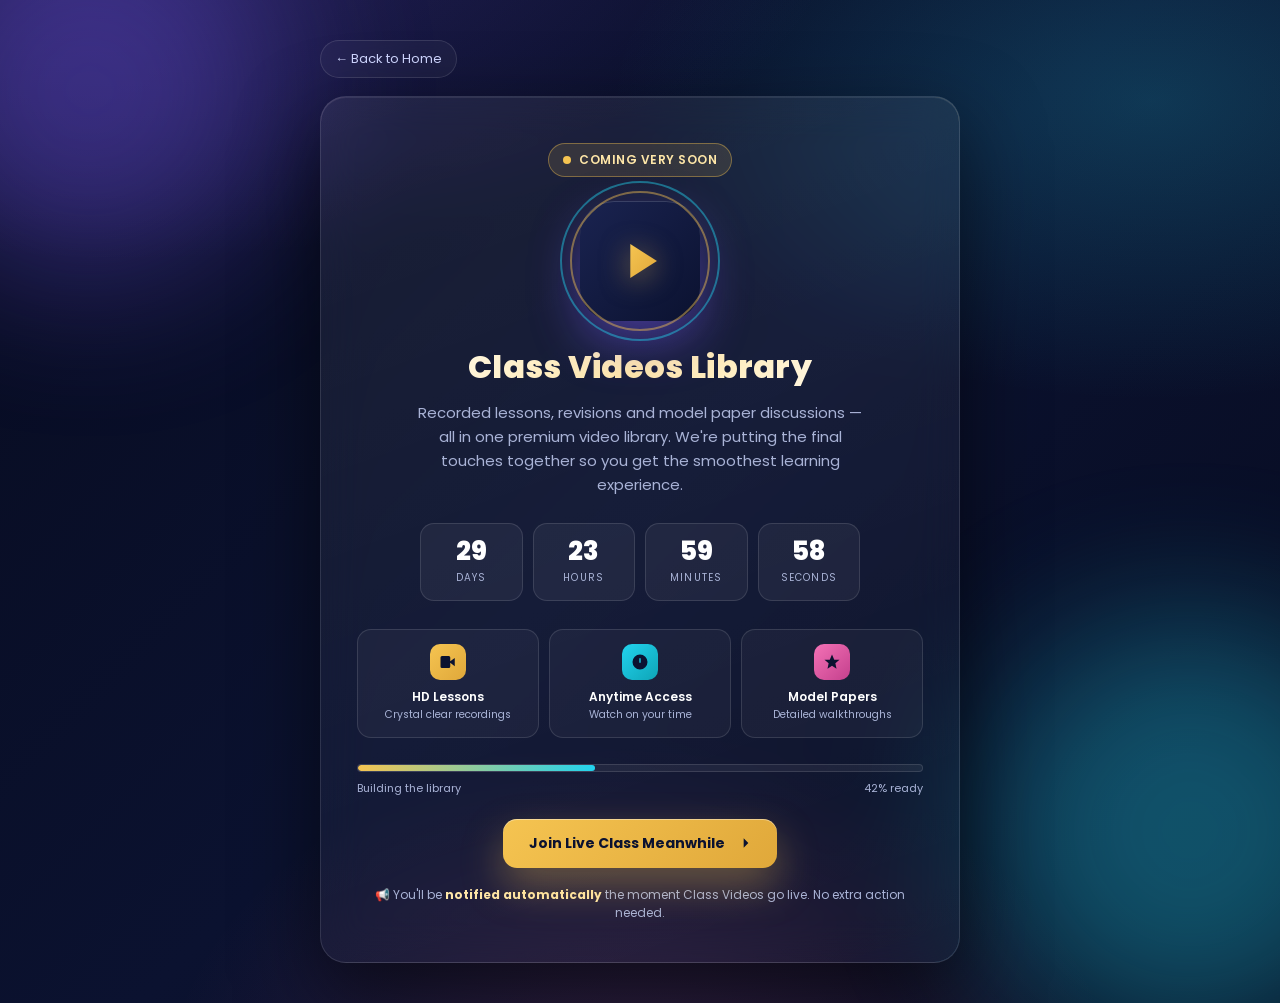
<file: pages/class-videos.html>
<!DOCTYPE html>
<html lang="en">
<head>
  <meta charset="UTF-8" />
  <meta name="viewport" content="width=device-width, initial-scale=1.0"/>
  <title>Class Videos — Coming Soon | Chathuranga Classes</title>
  <link rel="stylesheet" href="../css/loader.css">
  <script>window.PL_CONFIG={title:"Loading Class Videos",subtitle:"Preparing the library…",brand:"Chathuranga Classes",min:800};</script>
  <link href="https://fonts.googleapis.com/css2?family=Poppins:wght@300;400;500;600;700;800&display=swap" rel="stylesheet">
  <style>
    :root{
      --navy-900:#070b1f; --navy-800:#0b1230;
      --gold:#f5c451; --gold-2:#e0a83a; --cyan:#22d3ee; --pink:#f472b6; --purple:#7c5cff;
      --white:#fff; --muted:#a9b3d6;
      --glass:rgba(255,255,255,0.06);
      --glass-bd:rgba(255,255,255,0.12);
      --gold-grad:linear-gradient(135deg,#f5c451,#e0a83a);
    }
    *{box-sizing:border-box}
    html,body{margin:0;padding:0;min-height:100%;}
    body{
      font-family:'Poppins',sans-serif; color:#fff;
      background:
        radial-gradient(1200px 600px at 10% -10%, rgba(124,92,255,.28), transparent 60%),
        radial-gradient(900px 500px at 90% 10%, rgba(34,211,238,.20), transparent 60%),
        radial-gradient(800px 600px at 50% 110%, rgba(244,114,182,.18), transparent 60%),
        linear-gradient(135deg,#070b1f 0%, #0b1230 50%, #070b1f 100%);
      min-height:100vh; display:flex; align-items:center; justify-content:center;
      padding:40px 20px; overflow-x:hidden; position:relative;
    }
    body::before, body::after{content:""; position:fixed; border-radius:50%; filter:blur(80px); opacity:.35; z-index:0; pointer-events:none;}
    body::before{width:380px;height:380px;background:#7c5cff;top:-100px;left:-100px;animation:float1 14s ease-in-out infinite;}
    body::after{width:420px;height:420px;background:#22d3ee;bottom:-140px;right:-120px;animation:float2 18s ease-in-out infinite;}
    @keyframes float1{0%,100%{transform:translate(0,0)}50%{transform:translate(60px,40px)}}
    @keyframes float2{0%,100%{transform:translate(0,0)}50%{transform:translate(-50px,-30px)}}

    .wrap{position:relative; z-index:2; width:100%; max-width:640px;}

    .top-back{
      display:inline-flex; align-items:center; gap:8px;
      color:#cfd6ff; text-decoration:none; font-size:13px;
      padding:8px 14px; border:1px solid var(--glass-bd);
      border-radius:999px; background:rgba(255,255,255,.04);
      backdrop-filter:blur(10px); margin-bottom:18px; transition:.25s;
    }
    .top-back:hover{background:rgba(255,255,255,.08); transform:translateX(-3px)}

    .card{
      position:relative;
      background:linear-gradient(160deg, rgba(255,255,255,.07), rgba(255,255,255,.02));
      border:1px solid var(--glass-bd);
      border-radius:26px; padding:46px 36px 40px;
      backdrop-filter:blur(22px); -webkit-backdrop-filter:blur(22px);
      box-shadow:0 30px 80px rgba(0,0,0,.55), inset 0 1px 0 rgba(255,255,255,.08);
      overflow:hidden; text-align:center;
    }
    .card::before{
      content:""; position:absolute; inset:-1px; border-radius:26px; padding:1px;
      background:conic-gradient(from 0deg, transparent, rgba(245,196,81,.55), transparent 30%, rgba(34,211,238,.45), transparent 60%, rgba(244,114,182,.45), transparent);
      -webkit-mask:linear-gradient(#000 0 0) content-box, linear-gradient(#000 0 0);
      -webkit-mask-composite:xor; mask-composite:exclude;
      animation:spin 10s linear infinite; opacity:.65; pointer-events:none;
    }
    @keyframes spin{to{transform:rotate(360deg)}}

    .badge{
      display:inline-flex; align-items:center; gap:8px;
      padding:7px 14px; border-radius:999px;
      background:rgba(245,196,81,.12); border:1px solid rgba(245,196,81,.4);
      color:#ffe7a8; font-size:12px; font-weight:600; letter-spacing:.5px; text-transform:uppercase;
      margin-bottom:24px;
    }
    .dot{width:8px;height:8px;border-radius:50%;background:var(--gold);box-shadow:0 0 0 0 rgba(245,196,81,.7);animation:pulse 1.6s infinite;}
    @keyframes pulse{0%{box-shadow:0 0 0 0 rgba(245,196,81,.7)}70%{box-shadow:0 0 0 14px rgba(245,196,81,0)}100%{box-shadow:0 0 0 0 rgba(245,196,81,0)}}

    .reel{
      position:relative; width:120px; height:120px; margin:0 auto 22px;
      border-radius:34px;
      background:linear-gradient(135deg,#1a2350,#0b1230);
      display:flex; align-items:center; justify-content:center;
      box-shadow:0 20px 50px rgba(124,92,255,.45), inset 0 1px 0 rgba(255,255,255,.15);
    }
    .reel::before, .reel::after{
      content:""; position:absolute; border-radius:50%; border:2px solid rgba(245,196,81,.45);
      animation:ring 2.4s ease-out infinite;
    }
    .reel::before{inset:-10px;}
    .reel::after{inset:-20px; animation-delay:.8s; border-color:rgba(34,211,238,.45);}
    @keyframes ring{0%{transform:scale(.85);opacity:.9}100%{transform:scale(1.25);opacity:0}}
    .reel svg{width:58px;height:58px;fill:url(#g1);filter:drop-shadow(0 4px 14px rgba(245,196,81,.5));}

    h1{
      font-size:32px; font-weight:800; margin:6px 0 10px; letter-spacing:.3px;
      background:linear-gradient(135deg,#fff 0%, #ffe7a8 50%, #fff 100%);
      -webkit-background-clip:text; background-clip:text; color:transparent;
    }
    .sub{color:var(--muted); font-size:15px; line-height:1.6; margin:0 auto 26px; max-width:460px;}

    .countdown{
      display:grid; grid-template-columns:repeat(4,1fr); gap:10px; margin:0 auto 28px; max-width:440px;
    }
    .cdx{
      background:rgba(255,255,255,.05); border:1px solid var(--glass-bd);
      border-radius:14px; padding:14px 6px; position:relative; overflow:hidden;
    }
    .cdx .n{font-size:26px;font-weight:800;color:#fff;display:block;line-height:1;font-variant-numeric:tabular-nums;}
    .cdx .l{font-size:10px;color:var(--muted);letter-spacing:1.2px;text-transform:uppercase;margin-top:6px;display:block;}

    .features{display:grid; grid-template-columns:repeat(3,1fr); gap:10px; margin:0 0 26px;}
    .feat{
      background:rgba(255,255,255,.04); border:1px solid var(--glass-bd);
      border-radius:14px; padding:14px 10px; text-align:center;
    }
    .feat .ic{
      width:36px;height:36px;border-radius:10px;margin:0 auto 8px;
      display:flex;align-items:center;justify-content:center;
    }
    .feat:nth-child(1) .ic{background:linear-gradient(135deg,#f5c451,#e0a83a);}
    .feat:nth-child(2) .ic{background:linear-gradient(135deg,#22d3ee,#0ea5b7);}
    .feat:nth-child(3) .ic{background:linear-gradient(135deg,#f472b6,#c4408d);}
    .feat svg{width:18px;height:18px;fill:#0b1230}
    .feat .t{font-size:12px;font-weight:600;color:#fff;}
    .feat .d{font-size:10.5px;color:var(--muted);margin-top:2px;line-height:1.4}

    .progress{
      width:100%; height:8px; background:rgba(255,255,255,.06);
      border:1px solid var(--glass-bd); border-radius:999px; overflow:hidden; margin-bottom:8px;
    }
    .progress > i{
      display:block; height:100%; width:42%;
      background:linear-gradient(90deg,#f5c451,#22d3ee,#f472b6);
      background-size:200% 100%; animation:shine 3s linear infinite;
      border-radius:999px;
    }
    @keyframes shine{0%{background-position:0% 0}100%{background-position:200% 0}}
    .pmeta{display:flex;justify-content:space-between;font-size:11px;color:var(--muted);margin-bottom:22px}

    .cta{
      display:inline-flex; align-items:center; gap:10px;
      padding:14px 26px; border-radius:14px; font-weight:700; font-size:14px;
      text-decoration:none; color:#0b1230;
      background:var(--gold-grad);
      box-shadow:0 18px 40px rgba(245,196,81,.35), inset 0 1px 0 rgba(255,255,255,.4);
      position:relative; overflow:hidden; transition:.25s;
    }
    .cta::after{
      content:""; position:absolute; inset:0; transform:translateX(-100%);
      background:linear-gradient(90deg,transparent,rgba(255,255,255,.45),transparent);
      animation:swipe 2.6s linear infinite;
    }
    @keyframes swipe{to{transform:translateX(100%)}}
    .cta:hover{transform:translateY(-2px); box-shadow:0 24px 50px rgba(245,196,81,.5)}
    .cta svg{width:16px;height:16px;fill:#0b1230;position:relative;z-index:1}

    .note{margin-top:18px;font-size:12px;color:var(--muted)}
    .note b{color:#ffe7a8}

    @media(max-width:480px){
      .card{padding:36px 22px 30px}
      h1{font-size:26px}
      .features{grid-template-columns:1fr 1fr 1fr; gap:8px}
      .feat .d{display:none}
      .countdown{gap:6px}
      .cdx .n{font-size:22px}
    }
  </style>
</head>
<body>
  <svg width="0" height="0" style="position:absolute">
    <defs>
      <linearGradient id="g1" x1="0" x2="1" y1="0" y2="1">
        <stop offset="0%" stop-color="#f5c451"/>
        <stop offset="100%" stop-color="#e0a83a"/>
      </linearGradient>
    </defs>
  </svg>

  <div class="wrap">
    <a href="../index.html" class="top-back">← Back to Home</a>

    <div class="card">
      <span class="badge"><span class="dot"></span> Coming Very Soon</span>

      <div class="reel" aria-hidden="true">
        <svg viewBox="0 0 24 24"><path d="M8 5v14l11-7z"/></svg>
      </div>

      <h1>Class Videos Library</h1>
      <p class="sub">Recorded lessons, revisions and model paper discussions — all in one premium video library. We're putting the final touches together so you get the smoothest learning experience.</p>

      <div class="countdown" id="cdwn">
        <div class="cdx"><span class="n" id="cd-d">00</span><span class="l">Days</span></div>
        <div class="cdx"><span class="n" id="cd-h">00</span><span class="l">Hours</span></div>
        <div class="cdx"><span class="n" id="cd-m">00</span><span class="l">Minutes</span></div>
        <div class="cdx"><span class="n" id="cd-s">00</span><span class="l">Seconds</span></div>
      </div>

      <div class="features">
        <div class="feat">
          <div class="ic"><svg viewBox="0 0 24 24"><path d="M21 6.5l-6 4.5V6a2 2 0 0 0-2-2H4a2 2 0 0 0-2 2v12a2 2 0 0 0 2 2h9a2 2 0 0 0 2-2v-5l6 4.5v-11z"/></svg></div>
          <div class="t">HD Lessons</div>
          <div class="d">Crystal clear recordings</div>
        </div>
        <div class="feat">
          <div class="ic"><svg viewBox="0 0 24 24"><path d="M12 2a10 10 0 1 0 10 10A10 10 0 0 0 12 2zm1 11h-2V7h2z"/></svg></div>
          <div class="t">Anytime Access</div>
          <div class="d">Watch on your time</div>
        </div>
        <div class="feat">
          <div class="ic"><svg viewBox="0 0 24 24"><path d="M12 2l3 7h7l-5.5 4.5L18 21l-6-4-6 4 1.5-7.5L2 9h7z"/></svg></div>
          <div class="t">Model Papers</div>
          <div class="d">Detailed walkthroughs</div>
        </div>
      </div>

      <div class="progress"><i></i></div>
      <div class="pmeta"><span>Building the library</span><span>42% ready</span></div>

      <a class="cta" href="zoom.html">
        Join Live Class Meanwhile
        <svg viewBox="0 0 24 24"><path d="M5 12h14M13 5l7 7-7 7"/></svg>
      </a>

      <div class="note">📢 You'll be <b>notified automatically</b> the moment Class Videos go live. No extra action needed.</div>
    </div>
  </div>

  <script>
    // Countdown to a target — set 30 days ahead, persisted in localStorage so it's stable
    (function(){
      const KEY='cv_target_ts';
      let target = parseInt(localStorage.getItem(KEY)||'0',10);
      const now = Date.now();
      if(!target || target < now){
        target = now + 30*24*60*60*1000;
        localStorage.setItem(KEY, target);
      }
      const pad = n => String(n).padStart(2,'0');
      function tick(){
        const diff = Math.max(0, target - Date.now());
        const d = Math.floor(diff/86400000);
        const h = Math.floor(diff%86400000/3600000);
        const m = Math.floor(diff%3600000/60000);
        const s = Math.floor(diff%60000/1000);
        document.getElementById('cd-d').textContent = pad(d);
        document.getElementById('cd-h').textContent = pad(h);
        document.getElementById('cd-m').textContent = pad(m);
        document.getElementById('cd-s').textContent = pad(s);
      }
      tick(); setInterval(tick,1000);
    })();
  </script>
  <script src="../js/loader.js"></script>
</body>
</html>
</file>
<file: css/loader.css>
/* Premium Page Loader — shared overlay */
.pl-overlay{
  position:fixed; inset:0; z-index:99999;
  display:grid; place-items:center;
  background:
    radial-gradient(1200px 600px at 80% -10%, rgba(255,204,0,.18), transparent 60%),
    radial-gradient(900px 500px at -10% 110%, rgba(124,92,255,.20), transparent 60%),
    linear-gradient(160deg,#070b18,#0e1430);
  color:#eef2ff;
  font-family:'Poppins','Inter',system-ui,sans-serif;
  opacity:1; transition:opacity .55s ease, visibility .55s ease;
}
.pl-overlay.pl-hide{ opacity:0; visibility:hidden; pointer-events:none }
.pl-overlay::before{
  content:""; position:absolute; inset:0;
  background-image:
    linear-gradient(rgba(255,255,255,.045) 1px, transparent 1px),
    linear-gradient(90deg, rgba(255,255,255,.045) 1px, transparent 1px);
  background-size:44px 44px;
  -webkit-mask-image: radial-gradient(ellipse at center,#000 35%, transparent 75%);
          mask-image: radial-gradient(ellipse at center,#000 35%, transparent 75%);
  animation: pl-drift 18s linear infinite; pointer-events:none;
}
@keyframes pl-drift{ to{ background-position:440px 440px } }

.pl-stage{ position:relative; text-align:center; padding:40px 28px; z-index:1 }
.pl-brand{
  position:absolute; top:22px; left:50%; transform:translateX(-50%);
  font-size:11px; letter-spacing:.4em; color:#9aa3c7; text-transform:uppercase;
}
.pl-loader{ position:relative; width:160px; height:160px; margin:0 auto 30px; display:grid; place-items:center }
.pl-ring{
  position:absolute; inset:0; border-radius:50%;
  background: conic-gradient(from 0deg, transparent 0 70%, #ffcc00 86%, transparent 100%) border-box;
  -webkit-mask: linear-gradient(#000 0 0) padding-box, linear-gradient(#000 0 0);
  -webkit-mask-composite: xor; mask-composite: exclude;
  border:2px solid transparent; animation: pl-spin 1.6s linear infinite;
  filter: drop-shadow(0 0 14px rgba(255,204,0,.55));
}
.pl-ring.r2{ inset:14px; background: conic-gradient(from 180deg, transparent 0 75%, #22d3ee 90%, transparent 100%) border-box; animation-duration:2.4s; animation-direction:reverse; filter:drop-shadow(0 0 10px rgba(34,211,238,.45)) }
.pl-ring.r3{ inset:28px; background: conic-gradient(from 90deg, transparent 0 80%, #f472b6 92%, transparent 100%) border-box; animation-duration:3.2s; filter:drop-shadow(0 0 8px rgba(244,114,182,.4)) }
@keyframes pl-spin{ to{ transform:rotate(360deg) } }
.pl-core{
  width:56px; height:56px; border-radius:16px;
  background: linear-gradient(135deg,#ffcc00,#ff8a00);
  box-shadow:0 10px 40px rgba(255,204,0,.55), inset 0 0 20px rgba(255,255,255,.25);
  display:grid; place-items:center; animation: pl-pulse 1.8s ease-in-out infinite;
  color:#1a1200; font-weight:800; font-family:'Playfair Display',serif; font-size:24px;
}
@keyframes pl-pulse{ 0%,100%{transform:scale(1)} 50%{transform:scale(1.08)} }

.pl-title{
  font-size: clamp(20px, 3vw, 28px); margin:0 0 6px; font-weight:700; letter-spacing:.2px;
  background: linear-gradient(90deg,#fff,#ffe9a8 50%,#fff);
  background-size:200% 100%; -webkit-background-clip:text; background-clip:text; color:transparent;
  animation: pl-shimmer 3.5s linear infinite;
}
@keyframes pl-shimmer{ to{ background-position:-200% 0 } }
.pl-sub{ margin:0 0 24px; color:#9aa3c7; font-size:13.5px; letter-spacing:.3px }
.pl-bar{
  width:min(340px,78vw); height:6px; margin:0 auto;
  background: rgba(255,255,255,.07); border-radius:999px; overflow:hidden;
  box-shadow: inset 0 0 0 1px rgba(255,255,255,.06);
}
.pl-bar > i{
  display:block; height:100%; width:40%; border-radius:999px;
  background: linear-gradient(90deg,#ffcc00,#22d3ee,#f472b6);
  animation: pl-slide 1.6s ease-in-out infinite;
  box-shadow: 0 0 18px rgba(255,204,0,.55);
}
@keyframes pl-slide{
  0%{transform:translateX(-120%); width:30%}
  50%{width:55%}
  100%{transform:translateX(320%); width:30%}
}
.pl-dots{ margin-top:16px; display:flex; gap:6px; justify-content:center }
.pl-dots span{ width:6px; height:6px; border-radius:50%; background:#9aa3c7; opacity:.5; animation: pl-blink 1.4s ease-in-out infinite }
.pl-dots span:nth-child(2){ animation-delay:.2s }
.pl-dots span:nth-child(3){ animation-delay:.4s }
@keyframes pl-blink{ 0%,100%{opacity:.25; transform:translateY(0)} 50%{opacity:1; transform:translateY(-2px)} }
</file>
